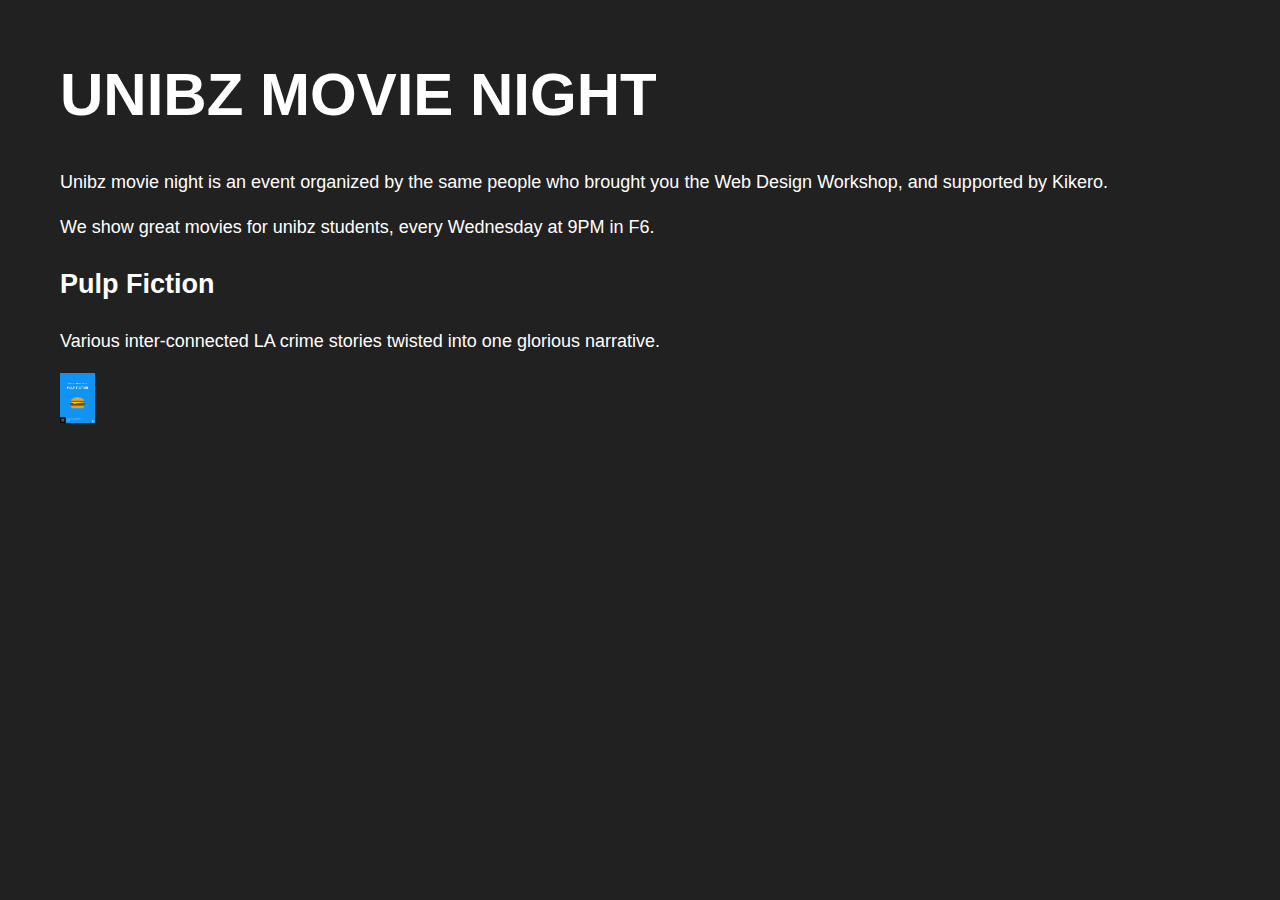
<file: code_2/basic.html>
<!DOCTYPE html>
<html>
<head>
  <meta charset="utf-8">
  <link rel="stylesheet" href="basic.css">
</head>
<body>

  <h1>UNIBZ MOVIE NIGHT</h1>
  <p>
    Unibz movie night is an event organized by the same people who brought you the Web Design Workshop, and supported by Kikero.
  </p>
  <p>
    We show great movies for unibz students, every Wednesday at 9PM in F6.
  </p>

  <h3>Pulp Fiction</h3>
  <p>
    Various inter-connected LA crime stories twisted into one glorious narrative.
  </p>
  <img src="posters/1.png">


</body>
</html>
</file>
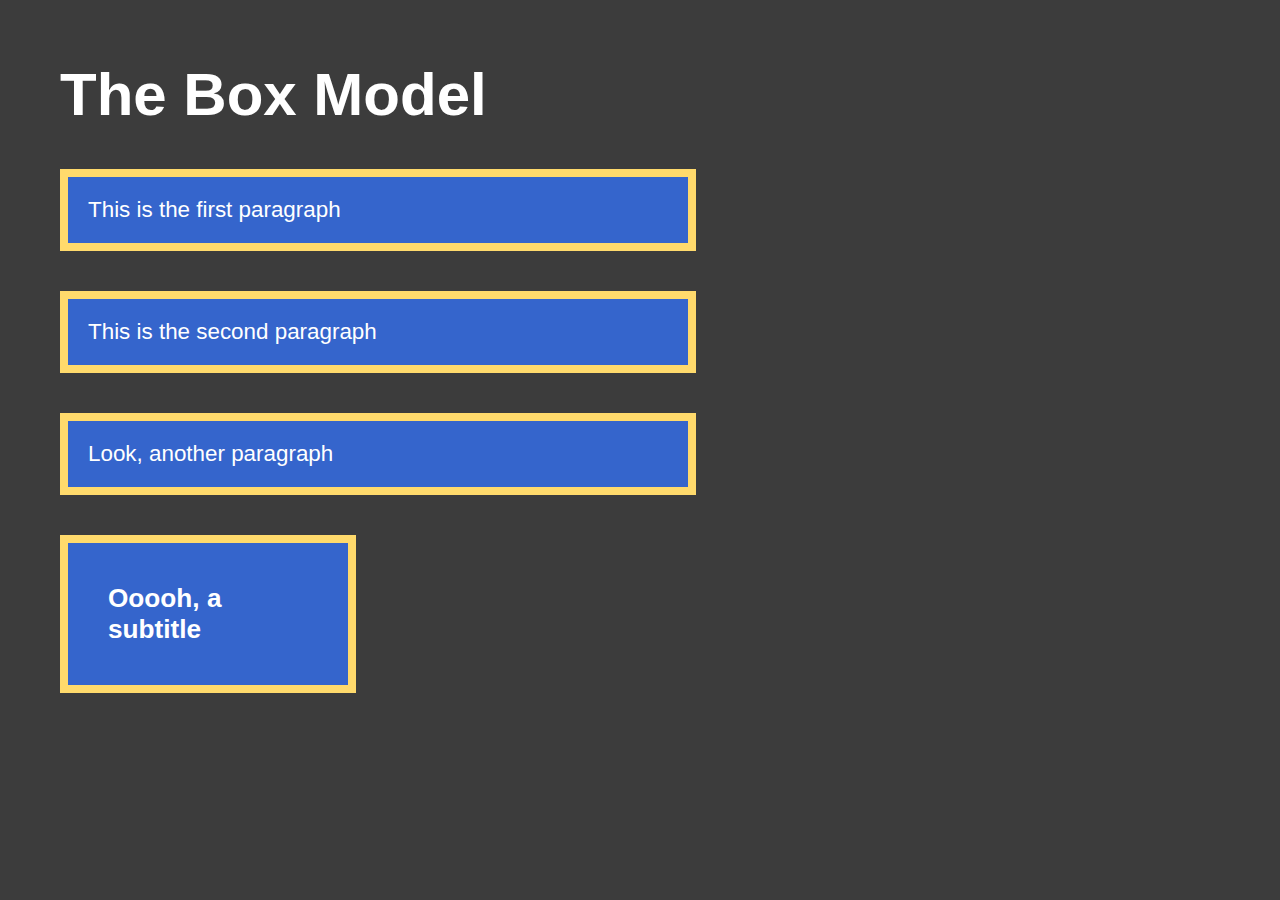
<file: code_2/box.html>
<!DOCTYPE html>
<html>
<head>
  <meta charset="utf-8">
  <link rel="stylesheet" href="box.css">
</head>
<body>
  <h1>The Box Model</h1>
  <p>This is the first paragraph</p>
  <p>This is the second paragraph</p>
  <p>Look, another paragraph</p>
  <h3>Ooooh, a subtitle</h3>
</body>
</html>
</file>
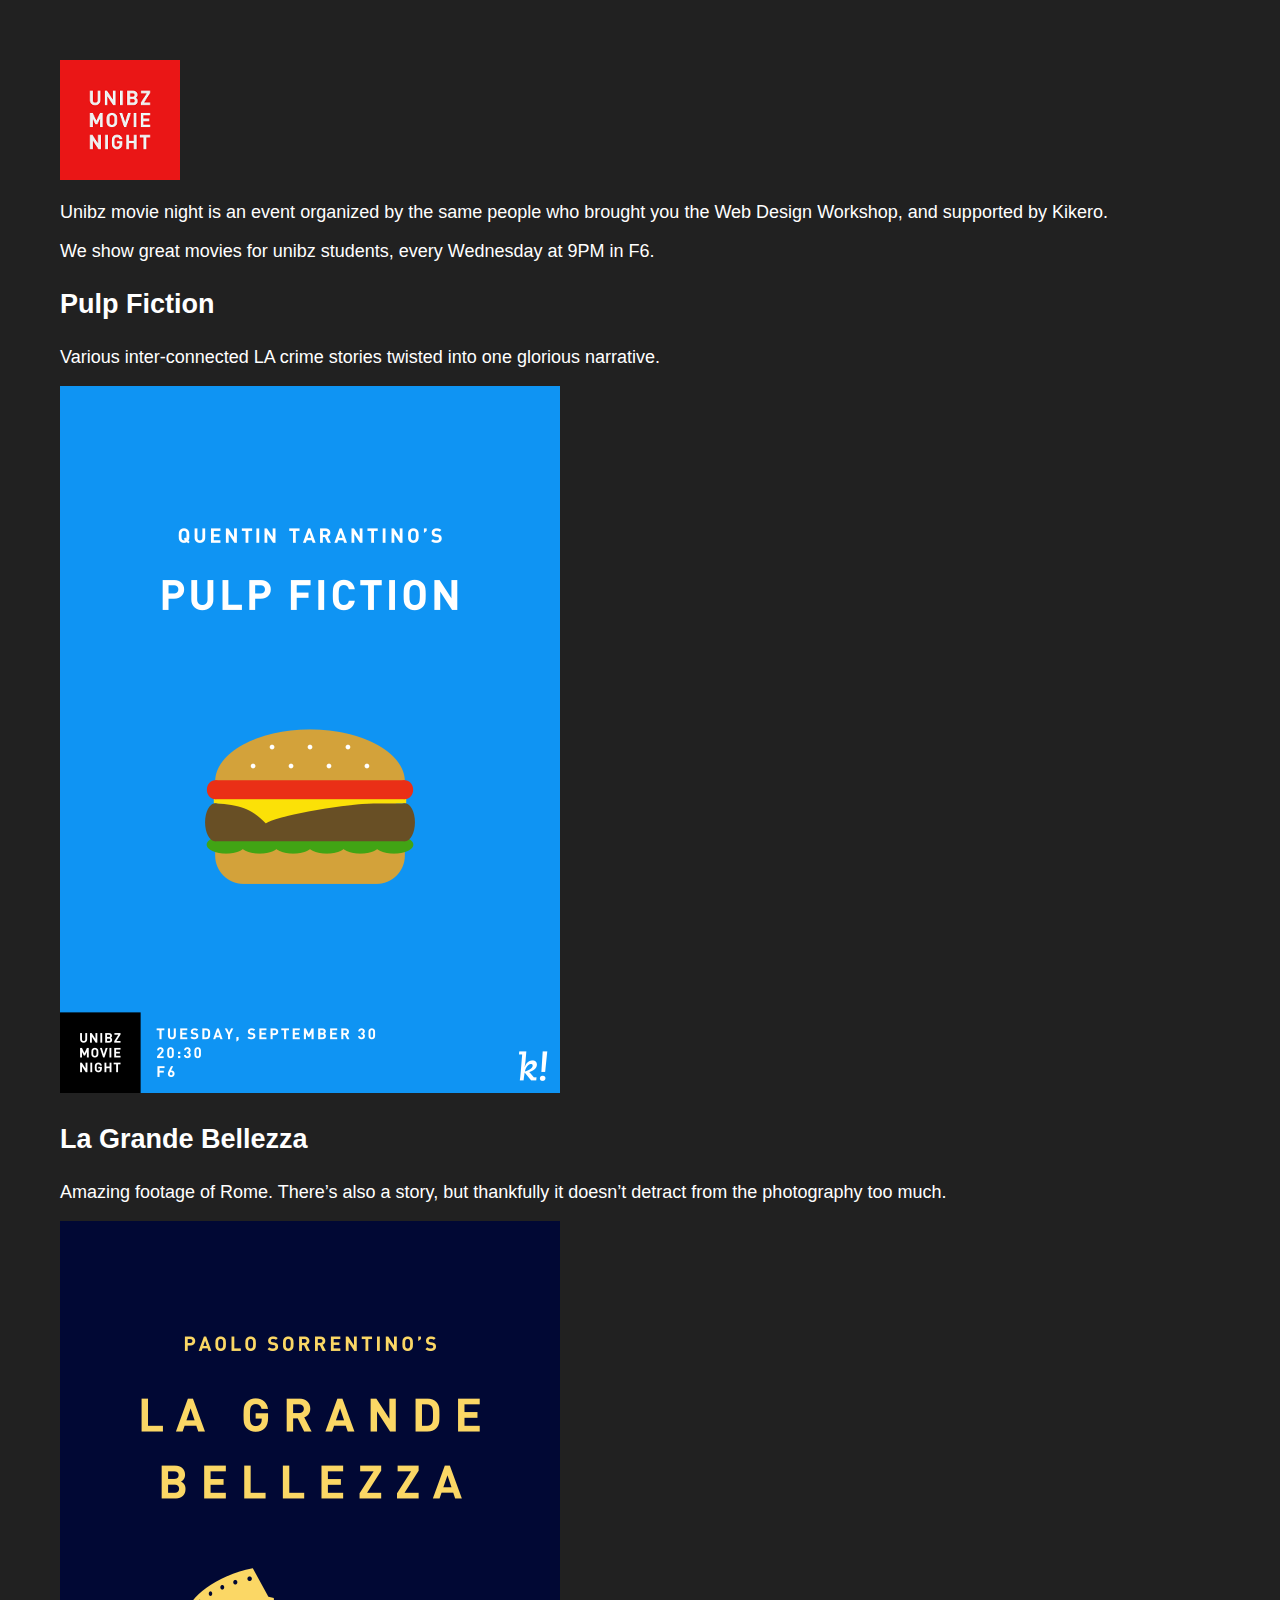
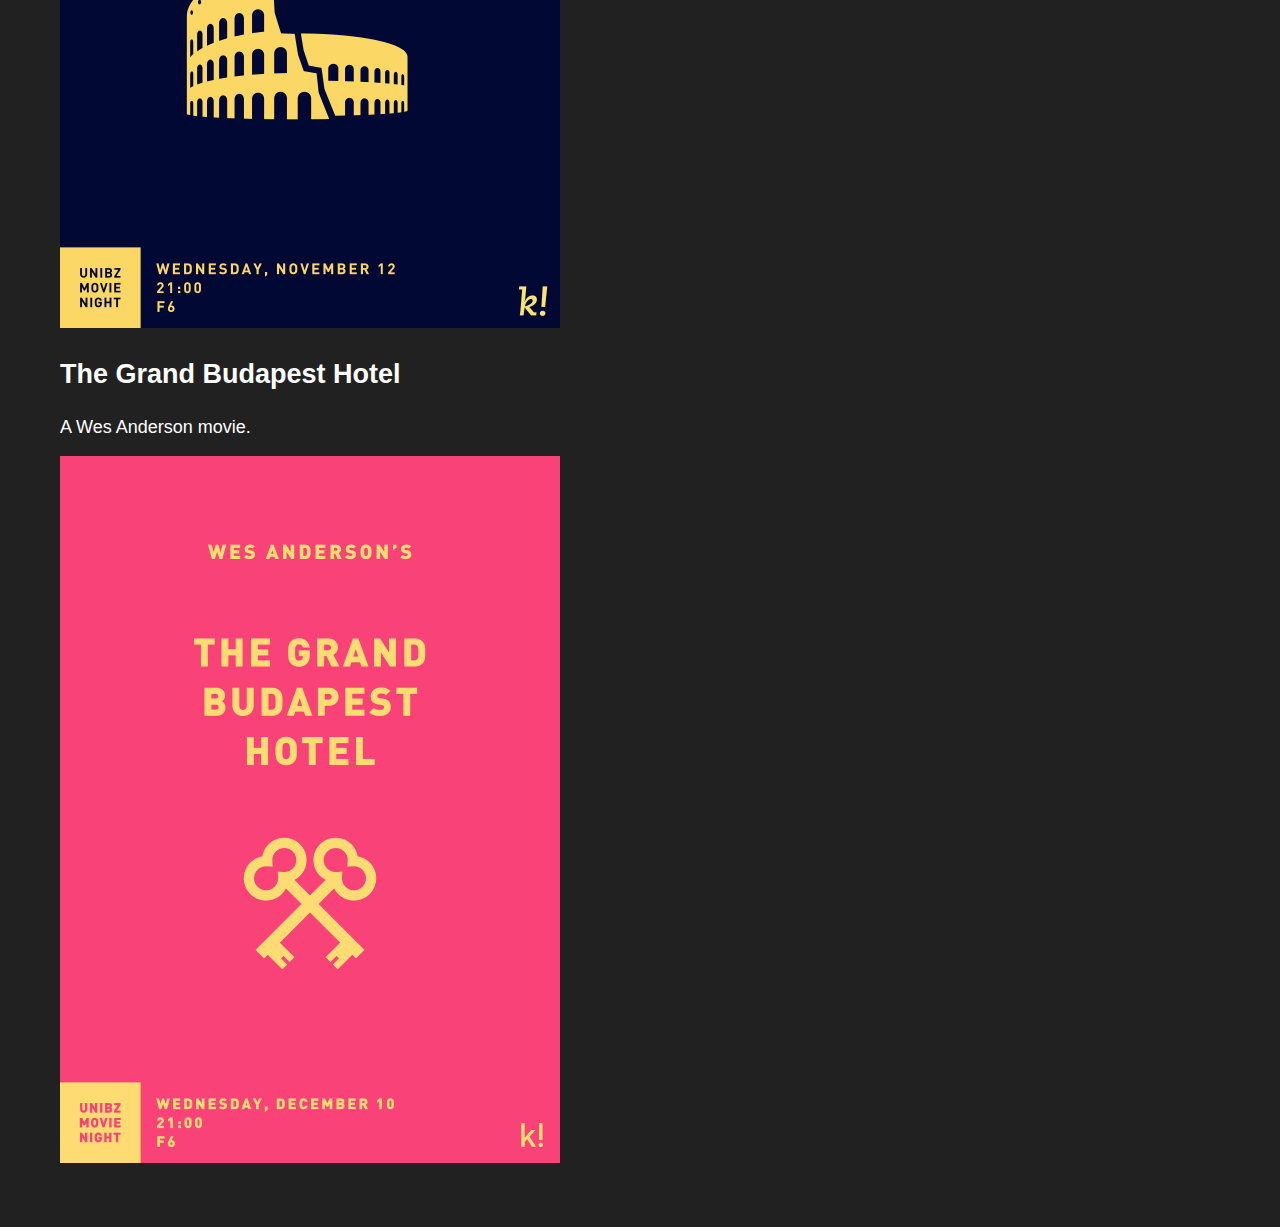
<file: code_2/start.html>
<!DOCTYPE html>
<html>
<head>
  <meta charset="utf-8">
  <link rel="stylesheet" href="start.css">
</head>
<body>

  <img class="logo" src="logo.png">
  <p>
    Unibz movie night is an event organized by the same people who brought you the Web Design Workshop, and supported by Kikero.
  </p>
  <p>
    We show great movies for unibz students, every Wednesday at 9PM in F6.
  </p>

  <h3>Pulp Fiction</h3>
  <p>
    Various inter-connected LA crime stories twisted into one glorious narrative.
  </p>
  <img src="posters/1.png">

  <h3>La Grande Bellezza</h3>
  <p>
    Amazing footage of Rome. There’s also a story, but thankfully it doesn’t detract from the photography too much.
  </p>
  <img src="posters/7.png">

  <h3>The Grand Budapest Hotel</h3>
  <p>
    A Wes Anderson movie.
  </p>
  <img src="posters/11.png">

</body>
</html>
</file>
<file: code_2/basic.css>
body {
  margin: 60px;
  font-family: "Helvetica", "Futura LT", sans-serif;
  background-color: #212121;
  color: white;
}
h1 {
  font-size: 60px;
}
h3 {
  font-size: 27px;
  line-height: 120%;
}
p {
  font-size: 18px;
  line-height: 150%;
}
img {
  height: 50px;
}
</file>
<file: code_2/box.css>
body {
  margin: 60px;
  font-family: "Helvetica", sans-serif;
  background-color: #3c3c3c;
  color: white;
  font-size: 1.4em;
}
h1 {
  margin-top: 50px;
  font-size: 60px;
}
p, h3 {
  width: 50%;
  margin: 40px 0px;
  border: 8px solid #ffda6c;
  padding: 20px;
  background-color: #3565cc;
  color: white;
}
h3 {
  width: 200px;
  padding: 40px;
}
</file>
<file: code_2/start.css>
body {
  margin: 60px;
  font-family: "Helvetica", sans-serif;
  background-color: #212121;
  color: white;
}
h1 {
  font-size: 60px;
}
h3 {
  font-size: 27px;
}
p {
  font-size: 18px;
}
</file>
